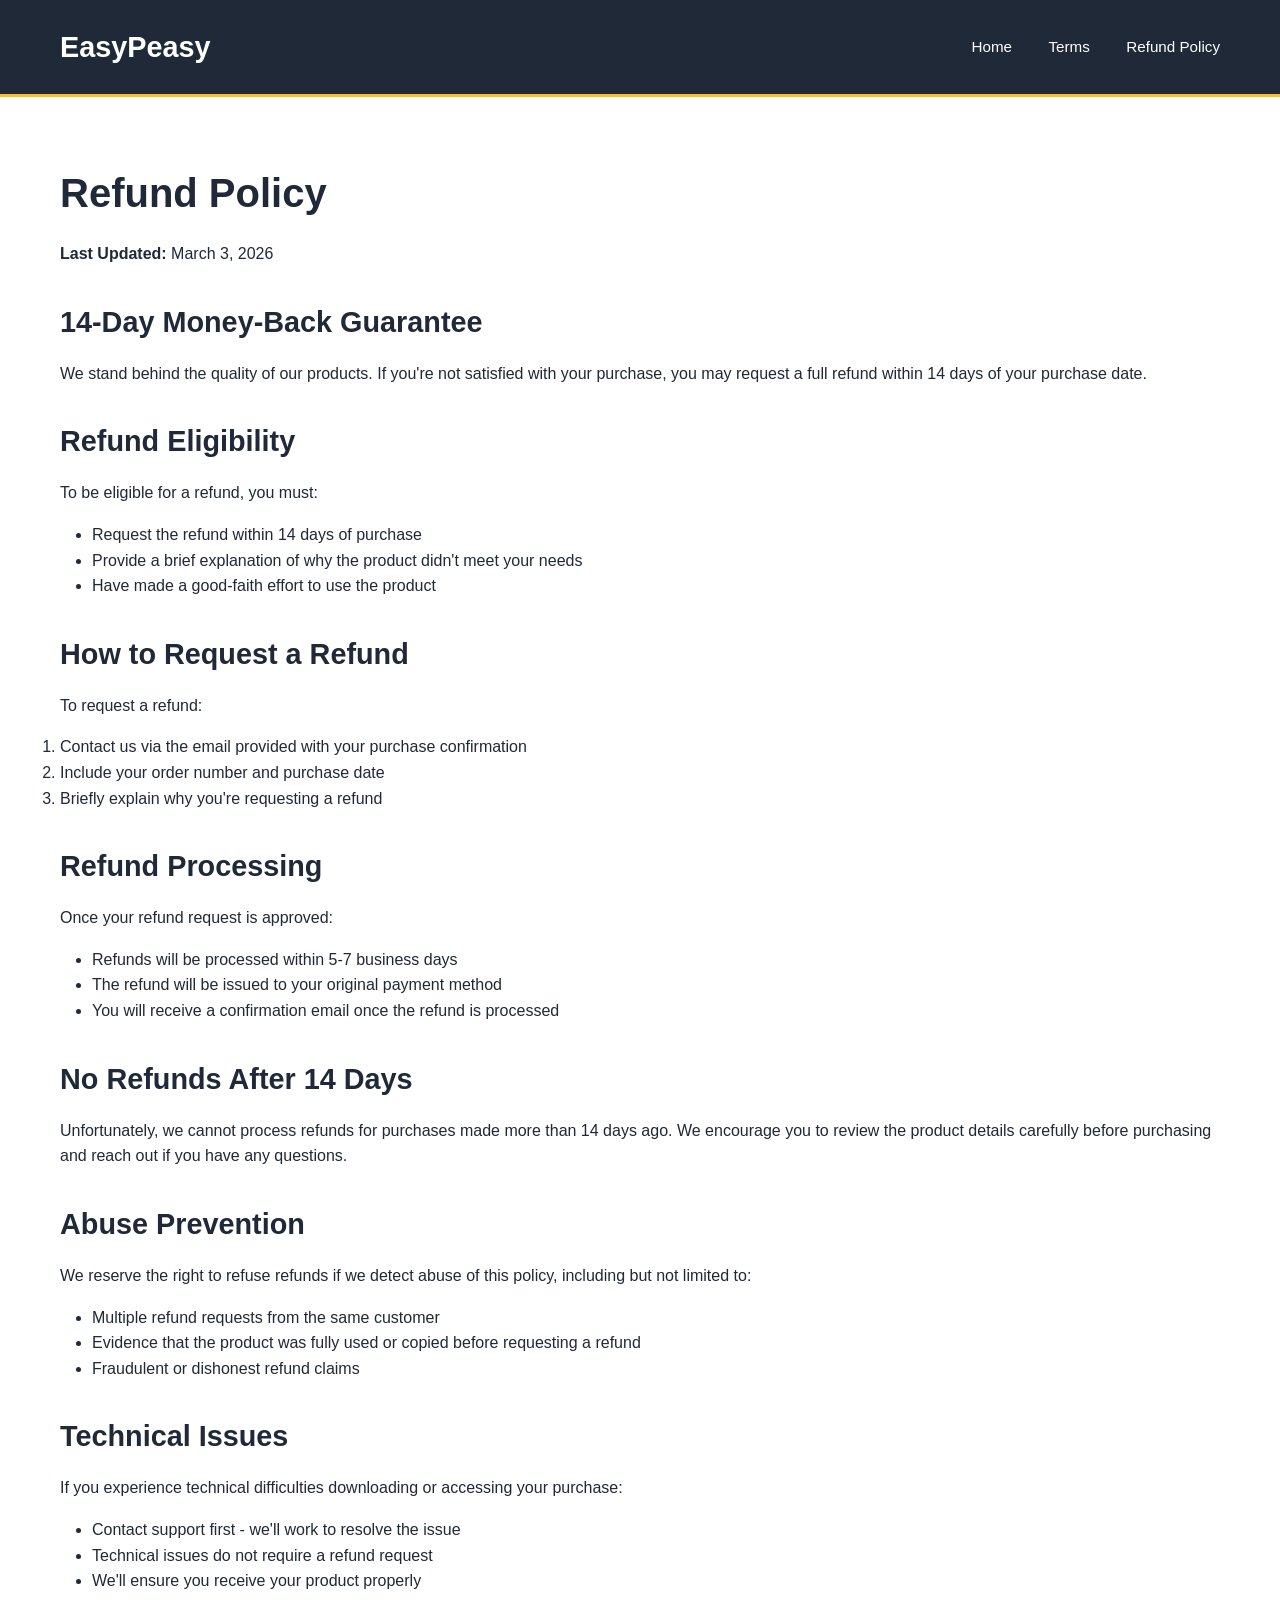
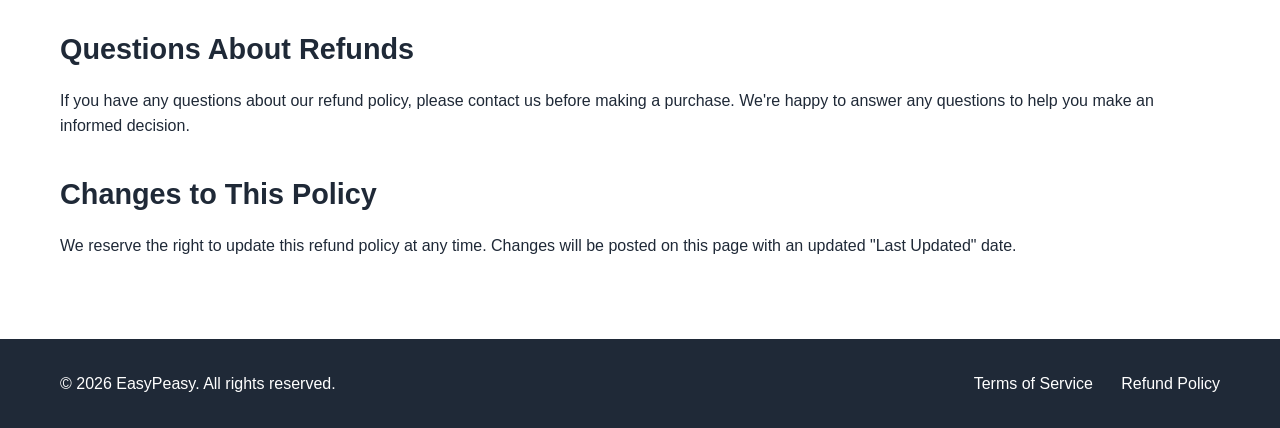
<file: refund-policy.html>
<!DOCTYPE html>
<html lang="en">
<head>
    <meta charset="UTF-8">
    <meta name="viewport" content="width=device-width, initial-scale=1.0">
    <title>Refund Policy - EasyPeasy</title>
    <link rel="icon" type="image/svg+xml" href="favicon.svg">
    
    <!-- Google Analytics 4 -->
    <script async src="https://www.googletagmanager.com/gtag/js?id=G-E5XNJB9ZL3"></script>
    <script>
      window.dataLayer = window.dataLayer || [];
      function gtag(){dataLayer.push(arguments);}
      gtag('js', new Date());
      gtag('config', 'G-E5XNJB9ZL3');
    </script>
    
    <link rel="stylesheet" href="style.css">
    
    <!-- Vercel Web Analytics -->
    <script defer src="https://cdn.vercel-insights.com/v1/script.js"></script>
</head>
<body>
    <header>
        <div class="container">
            <h1 class="logo">EasyPeasy</h1>
            <nav>
                <a href="index.html">Home</a>
                <a href="terms.html">Terms</a>
                <a href="refund-policy.html">Refund Policy</a>
            </nav>
        </div>
    </header>

    <main class="legal-page">
        <div class="container">
            <h1>Refund Policy</h1>
            <p><strong>Last Updated:</strong> March 3, 2026</p>

            <h2>14-Day Money-Back Guarantee</h2>
            <p>We stand behind the quality of our products. If you're not satisfied with your purchase, you may request a full refund within 14 days of your purchase date.</p>

            <h2>Refund Eligibility</h2>
            <p>To be eligible for a refund, you must:</p>
            <ul>
                <li>Request the refund within 14 days of purchase</li>
                <li>Provide a brief explanation of why the product didn't meet your needs</li>
                <li>Have made a good-faith effort to use the product</li>
            </ul>

            <h2>How to Request a Refund</h2>
            <p>To request a refund:</p>
            <ol>
                <li>Contact us via the email provided with your purchase confirmation</li>
                <li>Include your order number and purchase date</li>
                <li>Briefly explain why you're requesting a refund</li>
            </ol>

            <h2>Refund Processing</h2>
            <p>Once your refund request is approved:</p>
            <ul>
                <li>Refunds will be processed within 5-7 business days</li>
                <li>The refund will be issued to your original payment method</li>
                <li>You will receive a confirmation email once the refund is processed</li>
            </ul>

            <h2>No Refunds After 14 Days</h2>
            <p>Unfortunately, we cannot process refunds for purchases made more than 14 days ago. We encourage you to review the product details carefully before purchasing and reach out if you have any questions.</p>

            <h2>Abuse Prevention</h2>
            <p>We reserve the right to refuse refunds if we detect abuse of this policy, including but not limited to:</p>
            <ul>
                <li>Multiple refund requests from the same customer</li>
                <li>Evidence that the product was fully used or copied before requesting a refund</li>
                <li>Fraudulent or dishonest refund claims</li>
            </ul>

            <h2>Technical Issues</h2>
            <p>If you experience technical difficulties downloading or accessing your purchase:</p>
            <ul>
                <li>Contact support first - we'll work to resolve the issue</li>
                <li>Technical issues do not require a refund request</li>
                <li>We'll ensure you receive your product properly</li>
            </ul>

            <h2>Questions About Refunds</h2>
            <p>If you have any questions about our refund policy, please contact us before making a purchase. We're happy to answer any questions to help you make an informed decision.</p>

            <h2>Changes to This Policy</h2>
            <p>We reserve the right to update this refund policy at any time. Changes will be posted on this page with an updated "Last Updated" date.</p>
        </div>
    </main>

    <footer>
        <div class="container">
            <p>&copy; 2026 EasyPeasy. All rights reserved.</p>
            <nav>
                <a href="terms.html">Terms of Service</a>
                <a href="refund-policy.html">Refund Policy</a>
            </nav>
        </div>
    </footer>
</body>
</html>
</file>
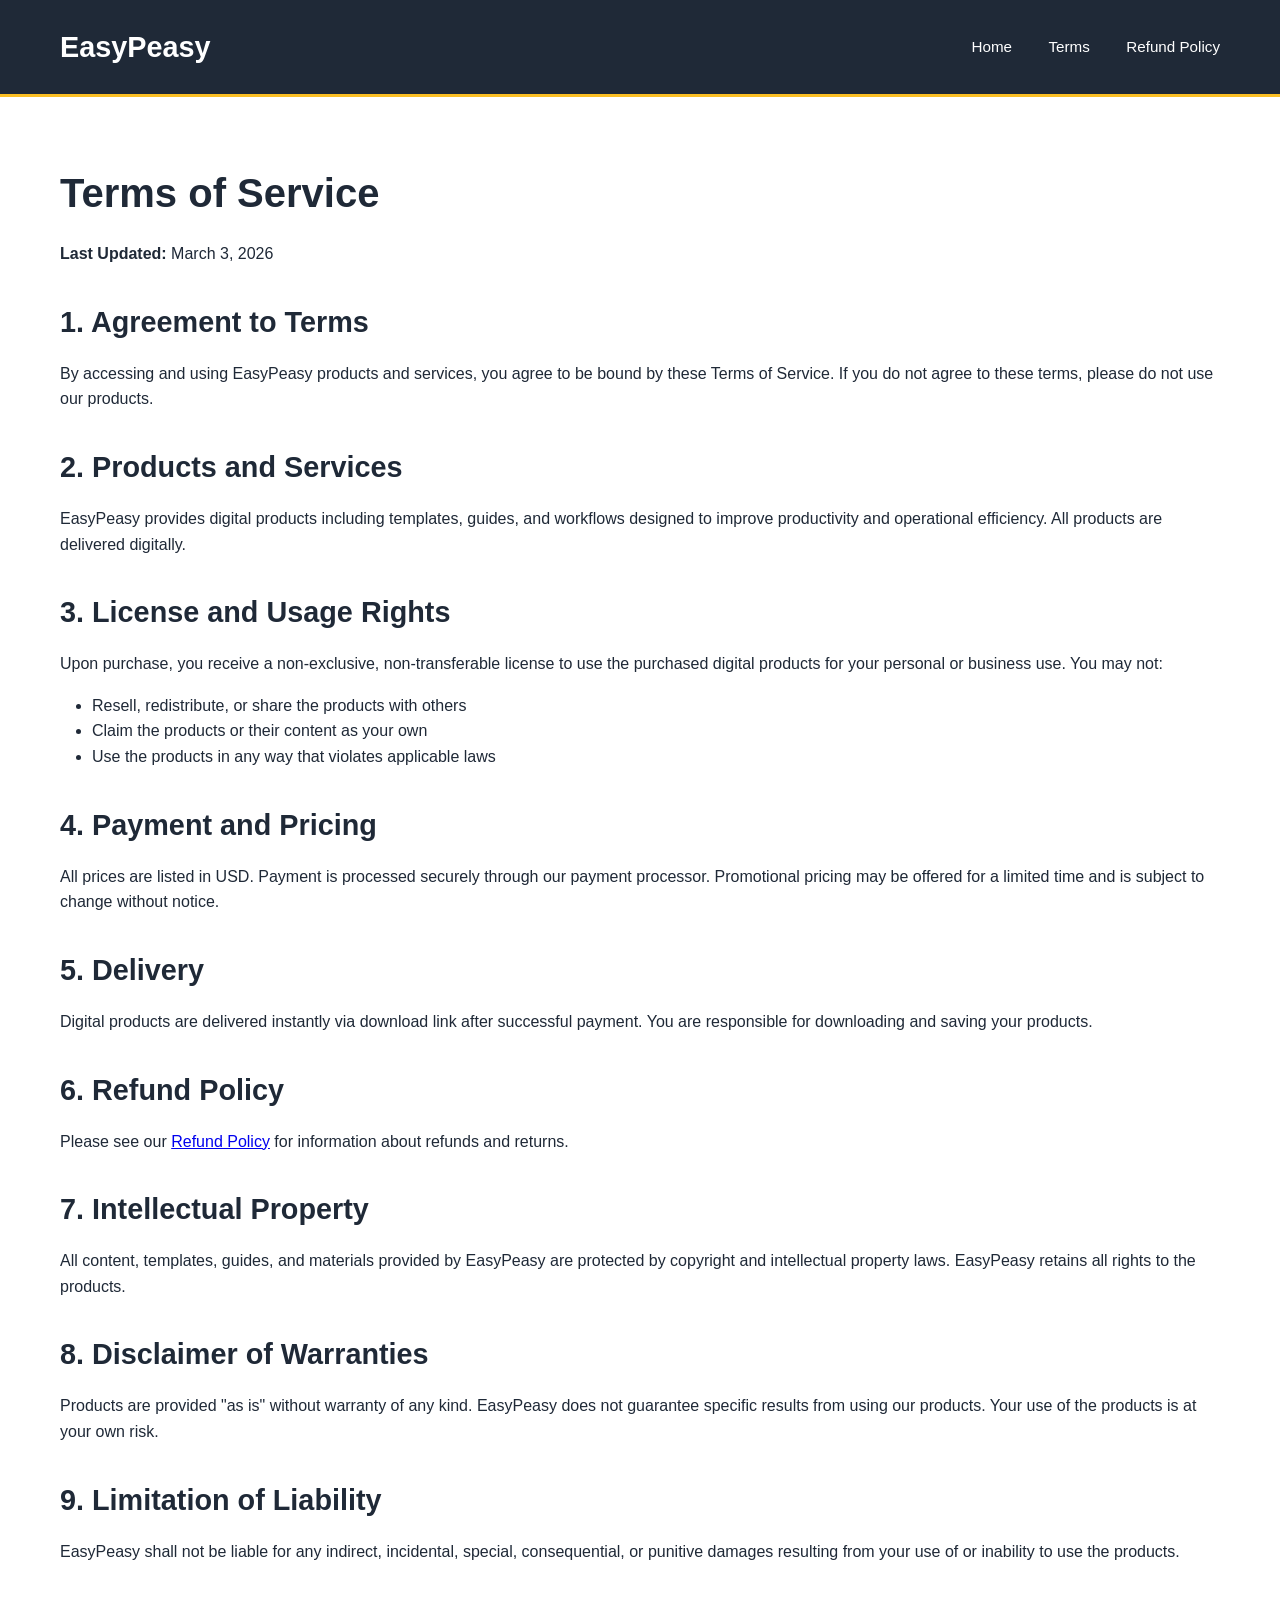
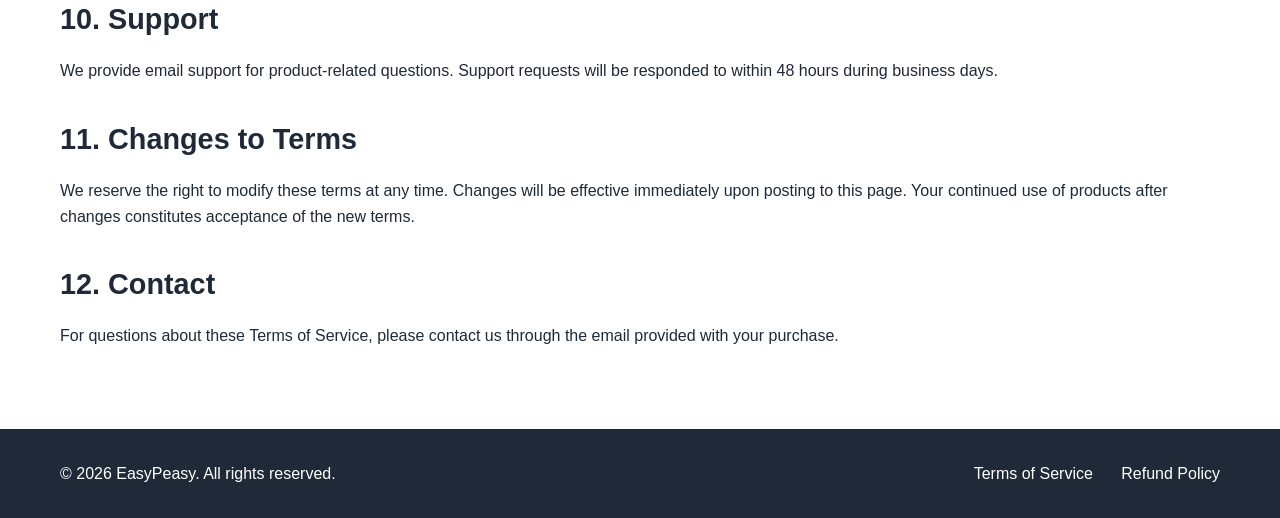
<file: terms.html>
<!DOCTYPE html>
<html lang="en">
<head>
    <meta charset="UTF-8">
    <meta name="viewport" content="width=device-width, initial-scale=1.0">
    <title>Terms of Service - EasyPeasy</title>
    <link rel="icon" type="image/svg+xml" href="favicon.svg">
    
    <!-- Google Analytics 4 -->
    <script async src="https://www.googletagmanager.com/gtag/js?id=G-E5XNJB9ZL3"></script>
    <script>
      window.dataLayer = window.dataLayer || [];
      function gtag(){dataLayer.push(arguments);}
      gtag('js', new Date());
      gtag('config', 'G-E5XNJB9ZL3');
    </script>
    
    <link rel="stylesheet" href="style.css">
    
    <!-- Vercel Web Analytics -->
    <script defer src="https://cdn.vercel-insights.com/v1/script.js"></script>
</head>
<body>
    <header>
        <div class="container">
            <h1 class="logo">EasyPeasy</h1>
            <nav>
                <a href="index.html">Home</a>
                <a href="terms.html">Terms</a>
                <a href="refund-policy.html">Refund Policy</a>
            </nav>
        </div>
    </header>

    <main class="legal-page">
        <div class="container">
            <h1>Terms of Service</h1>
            <p><strong>Last Updated:</strong> March 3, 2026</p>

            <h2>1. Agreement to Terms</h2>
            <p>By accessing and using EasyPeasy products and services, you agree to be bound by these Terms of Service. If you do not agree to these terms, please do not use our products.</p>

            <h2>2. Products and Services</h2>
            <p>EasyPeasy provides digital products including templates, guides, and workflows designed to improve productivity and operational efficiency. All products are delivered digitally.</p>

            <h2>3. License and Usage Rights</h2>
            <p>Upon purchase, you receive a non-exclusive, non-transferable license to use the purchased digital products for your personal or business use. You may not:</p>
            <ul>
                <li>Resell, redistribute, or share the products with others</li>
                <li>Claim the products or their content as your own</li>
                <li>Use the products in any way that violates applicable laws</li>
            </ul>

            <h2>4. Payment and Pricing</h2>
            <p>All prices are listed in USD. Payment is processed securely through our payment processor. Promotional pricing may be offered for a limited time and is subject to change without notice.</p>

            <h2>5. Delivery</h2>
            <p>Digital products are delivered instantly via download link after successful payment. You are responsible for downloading and saving your products.</p>

            <h2>6. Refund Policy</h2>
            <p>Please see our <a href="refund-policy.html">Refund Policy</a> for information about refunds and returns.</p>

            <h2>7. Intellectual Property</h2>
            <p>All content, templates, guides, and materials provided by EasyPeasy are protected by copyright and intellectual property laws. EasyPeasy retains all rights to the products.</p>

            <h2>8. Disclaimer of Warranties</h2>
            <p>Products are provided "as is" without warranty of any kind. EasyPeasy does not guarantee specific results from using our products. Your use of the products is at your own risk.</p>

            <h2>9. Limitation of Liability</h2>
            <p>EasyPeasy shall not be liable for any indirect, incidental, special, consequential, or punitive damages resulting from your use of or inability to use the products.</p>

            <h2>10. Support</h2>
            <p>We provide email support for product-related questions. Support requests will be responded to within 48 hours during business days.</p>

            <h2>11. Changes to Terms</h2>
            <p>We reserve the right to modify these terms at any time. Changes will be effective immediately upon posting to this page. Your continued use of products after changes constitutes acceptance of the new terms.</p>

            <h2>12. Contact</h2>
            <p>For questions about these Terms of Service, please contact us through the email provided with your purchase.</p>
        </div>
    </main>

    <footer>
        <div class="container">
            <p>&copy; 2026 EasyPeasy. All rights reserved.</p>
            <nav>
                <a href="terms.html">Terms of Service</a>
                <a href="refund-policy.html">Refund Policy</a>
            </nav>
        </div>
    </footer>
</body>
</html>
</file>
<file: style.css>
* {
    margin: 0;
    padding: 0;
    box-sizing: border-box;
}

:root {
    --navy: #1F2937;
    --slate: #4B5563;
    --soft-gray: #F3F4F6;
    --amber: #FBBF24;
    --lemon: #FCD34D;
    --white: #FFFFFF;
}

body {
    font-family: -apple-system, BlinkMacSystemFont, 'Segoe UI', Roboto, Oxygen, Ubuntu, sans-serif;
    line-height: 1.6;
    color: var(--navy);
    background: var(--white);
}

.container {
    max-width: 1200px;
    margin: 0 auto;
    padding: 0 20px;
}

/* Header */
header {
    background: var(--navy);
    color: var(--white);
    padding: 1.5rem 0;
    border-bottom: 3px solid var(--amber);
}

header .container {
    display: flex;
    justify-content: space-between;
    align-items: center;
}

.logo {
    font-size: 1.8rem;
    font-weight: 700;
}

header nav a {
    color: var(--white);
    text-decoration: none;
    margin-left: 2rem;
    font-size: 0.95rem;
}

header nav a:hover {
    color: var(--amber);
}

/* Hero */
.hero {
    background: linear-gradient(135deg, var(--navy) 0%, var(--slate) 100%);
    color: var(--white);
    padding: 5rem 0;
    text-align: center;
}

.hero h2 {
    font-size: 3rem;
    margin-bottom: 1rem;
    font-weight: 700;
}

.hero .subtitle {
    font-size: 1.3rem;
    margin-bottom: 2rem;
    color: var(--soft-gray);
}

.cta-button {
    display: inline-block;
    background: var(--amber);
    color: var(--navy);
    padding: 1rem 2.5rem;
    text-decoration: none;
    border-radius: 6px;
    font-weight: 600;
    font-size: 1.1rem;
    transition: all 0.3s;
}

.cta-button:hover {
    background: #D97706;
    transform: translateY(-2px);
}

/* Product */
.product {
    padding: 4rem 0;
}

.product h3 {
    font-size: 2.5rem;
    text-align: center;
    margin-bottom: 0.5rem;
}

.product-tagline {
    text-align: center;
    font-size: 1.2rem;
    color: var(--slate);
    margin-bottom: 3rem;
}

.features {
    display: grid;
    grid-template-columns: repeat(auto-fit, minmax(250px, 1fr));
    gap: 2rem;
    margin-bottom: 3rem;
}

.feature {
    padding: 1.5rem;
    background: var(--soft-gray);
    border-radius: 8px;
}

.feature h4 {
    font-size: 1.3rem;
    margin-bottom: 0.5rem;
}

.pricing {
    text-align: center;
    padding: 2rem;
    background: var(--white);
    border: 2px solid var(--slate);
    border-radius: 8px;
    margin: 3rem auto;
    max-width: 500px;
}

.price {
    font-size: 2.5rem;
    font-weight: 700;
    margin-bottom: 0.5rem;
}

.price .original {
    text-decoration: line-through;
    color: var(--slate);
    font-size: 1.8rem;
}

.price .launch {
    color: var(--amber);
}

.pricing-note {
    color: var(--slate);
    margin-bottom: 1.5rem;
}

.who-for {
    margin-top: 3rem;
}

.who-for h4 {
    font-size: 1.5rem;
    margin-bottom: 1rem;
}

.who-for ul {
    list-style: none;
}

.who-for li {
    padding: 0.5rem 0;
    padding-left: 1.5rem;
    position: relative;
}

.who-for li:before {
    content: "✓";
    position: absolute;
    left: 0;
    color: var(--amber);
    font-weight: bold;
}

/* Outcome */
.outcome {
    background: var(--soft-gray);
    padding: 3rem 0;
}

.outcome h3 {
    font-size: 2rem;
    margin-bottom: 1.5rem;
    text-align: center;
}

.outcome ul {
    list-style: none;
    max-width: 700px;
    margin: 0 auto;
}

.outcome li {
    padding: 1rem;
    font-size: 1.1rem;
    position: relative;
    padding-left: 2rem;
}

.outcome li:before {
    content: "→";
    position: absolute;
    left: 0;
    color: var(--amber);
    font-weight: bold;
}

/* Footer */
footer {
    background: var(--navy);
    color: var(--white);
    padding: 2rem 0;
    text-align: center;
}

footer .container {
    display: flex;
    justify-content: space-between;
    align-items: center;
}

footer nav a {
    color: var(--white);
    text-decoration: none;
    margin-left: 1.5rem;
}

footer nav a:hover {
    color: var(--amber);
}

/* Legal Pages */
.legal-page {
    padding: 4rem 0;
}

.legal-page h1 {
    font-size: 2.5rem;
    margin-bottom: 1rem;
}

.legal-page h2 {
    font-size: 1.8rem;
    margin-top: 2rem;
    margin-bottom: 1rem;
}

.legal-page p, .legal-page ul {
    margin-bottom: 1rem;
}

.legal-page ul {
    padding-left: 2rem;
}

/* Eyebrow */
.eyebrow {
    text-transform: uppercase;
    font-size: 0.9rem;
    letter-spacing: 0.1em;
    color: var(--amber);
    margin-bottom: 1rem;
}

/* Hero Actions */
.hero-actions {
    display: flex;
    gap: 1rem;
    justify-content: center;
    flex-wrap: wrap;
}

.secondary-button {
    display: inline-block;
    background: transparent;
    color: var(--white);
    padding: 1rem 2.5rem;
    text-decoration: none;
    border-radius: 6px;
    font-weight: 600;
    font-size: 1.1rem;
    border: 2px solid var(--white);
    transition: all 0.3s;
}

.secondary-button:hover {
    background: var(--white);
    color: var(--navy);
}

/* Social Proof */
.social-proof {
    margin-top: 2rem;
    font-size: 0.95rem;
    color: var(--soft-gray);
    opacity: 0.8;
    font-style: italic;
}

/* Preview Section */
.preview {
    background: var(--soft-gray);
    padding: 3rem 0;
}

.preview-image {
    max-width: 900px;
    margin: 0 auto;
    border-radius: 12px;
    overflow: hidden;
    box-shadow: 0 20px 60px rgba(0,0,0,0.15);
}

.preview-image img {
    width: 100%;
    height: auto;
    display: block;
}

/* Product Description */
.product-description {
    text-align: center;
    font-size: 1.1rem;
    color: var(--slate);
    max-width: 700px;
    margin: 0 auto 2rem;
}

/* Inside Section */
.inside-section {
    background: var(--white);
    border-top: 1px solid var(--soft-gray);
}

/* FAQ */
.faq {
    padding: 4rem 0;
    background: var(--white);
}

.faq h3 {
    font-size: 2rem;
    text-align: center;
    margin-bottom: 2rem;
}

.faq-grid {
    display: grid;
    grid-template-columns: repeat(auto-fit, minmax(280px, 1fr));
    gap: 1.5rem;
}

.faq-item {
    background: var(--soft-gray);
    border-radius: 8px;
    padding: 1.5rem;
}

.faq-item h4 {
    font-size: 1.1rem;
    margin-bottom: 0.75rem;
}

.faq-item p {
    color: var(--slate);
}

/* Final CTA */
.final-cta {
    background: linear-gradient(135deg, var(--navy) 0%, var(--slate) 100%);
    color: var(--white);
    padding: 4rem 0;
    text-align: center;
}

.final-cta h3 {
    font-size: 2rem;
    margin-bottom: 1rem;
}

.final-cta p {
    font-size: 1.2rem;
    color: var(--soft-gray);
    margin-bottom: 2rem;
}

/* Responsive */
@media (max-width: 768px) {
    header .container {
        flex-direction: column;
        gap: 1rem;
    }

    header nav a {
        margin-left: 1rem;
        margin-right: 1rem;
    }

    .hero h2 {
        font-size: 2rem;
    }

    .hero .subtitle {
        font-size: 1.1rem;
    }

    .product h3 {
        font-size: 2rem;
    }

    footer .container {
        flex-direction: column;
        gap: 1rem;
    }

    footer nav a {
        margin: 0 0.75rem;
    }
}
</file>
